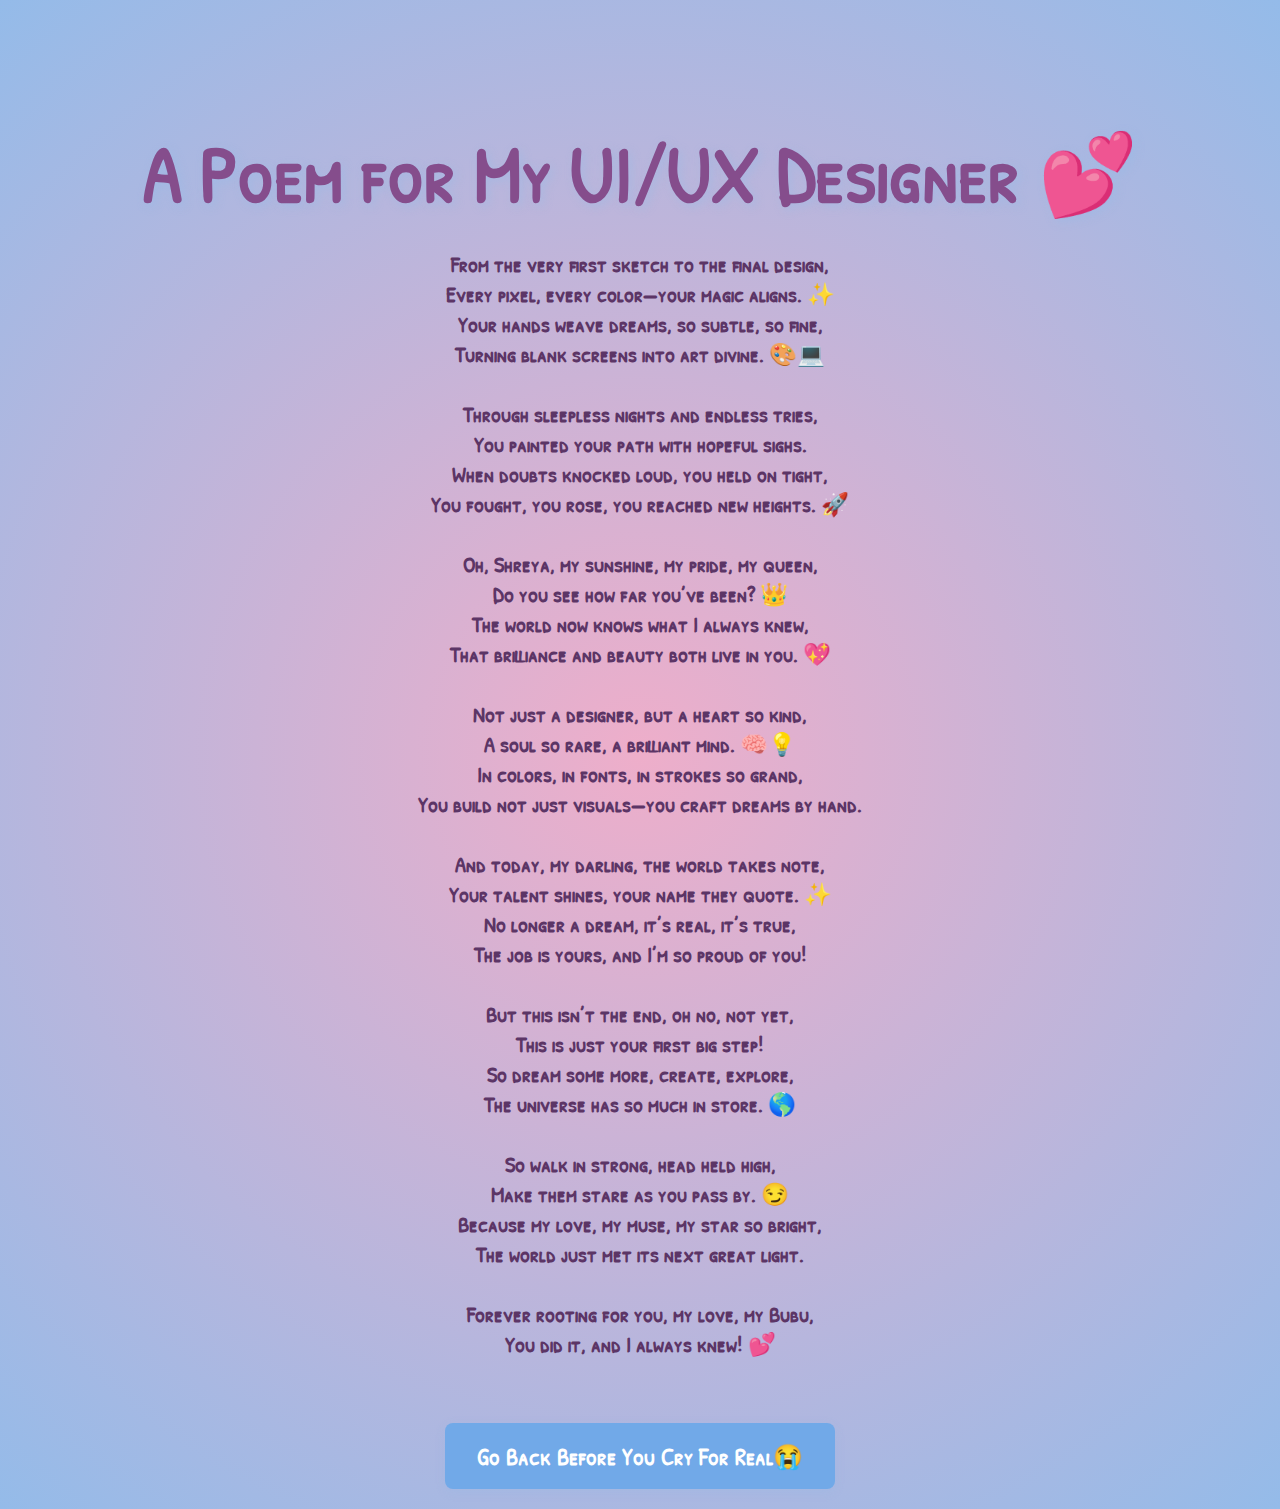
<file: poem-2.html>
<!DOCTYPE html>
<html lang="en">
  <head>
    <meta charset="UTF-8" />
    <meta name="viewport" content="width=device-width, initial-scale=1.0" />
    <title>The Most Emotional Poem Ever 💖</title>
    <link rel="stylesheet" href="styles.css" />
  </head>
  <body>
    <div class="container">
      <h1 class="rainbow-text">A Poem for My UI/UX Designer 💕</h1>
      <p class="poem">
        From the very first sketch to the final design, <br />
        Every pixel, every color—your magic aligns. ✨ <br />
        Your hands weave dreams, so subtle, so fine, <br />
        Turning blank screens into art divine. 🎨💻 <br />
        <br />
        Through sleepless nights and endless tries, <br />
        You painted your path with hopeful sighs. <br />
        When doubts knocked loud, you held on tight, <br />
        You fought, you rose, you reached new heights. 🚀 <br />
        <br />
        Oh, Shreya, my sunshine, my pride, my queen, <br />
        Do you see how far you’ve been? 👑 <br />
        The world now knows what I always knew, <br />
        That brilliance and beauty both live in you. 💖 <br />
        <br />
        Not just a designer, but a heart so kind, <br />
        A soul so rare, a brilliant mind. 🧠💡 <br />
        In colors, in fonts, in strokes so grand, <br />
        You build not just visuals—you craft dreams by hand. <br />
        <br />
        And today, my darling, the world takes note, <br />
        Your talent shines, your name they quote. ✨ <br />
        No longer a dream, it’s real, it’s true, <br />
        The job is yours, and I’m so proud of you! <br />
        <br />
        But this isn’t the end, oh no, not yet, <br />
        This is just your first big step! <br />
        So dream some more, create, explore, <br />
        The universe has so much in store. 🌎 <br />
        <br />
        So walk in strong, head held high, <br />
        Make them stare as you pass by. 😏 <br />
        Because my love, my muse, my star so bright, <br />
        The world just met its next great light. <br />
        <br />
        Forever rooting for you, my love, my Bubu, <br />
        You did it, and I always knew! 💕 <br />
      </p>

      <br />
      <br />

      <div class="btn-container">
        <a href="index.html" class="btn">Go Back Before You Cry For Real😭</a>
        <img src="assets/unicorn-5.png" alt="Unicorn" class="animal" />
      </div>
    </div>
  </body>
</html>
</file>
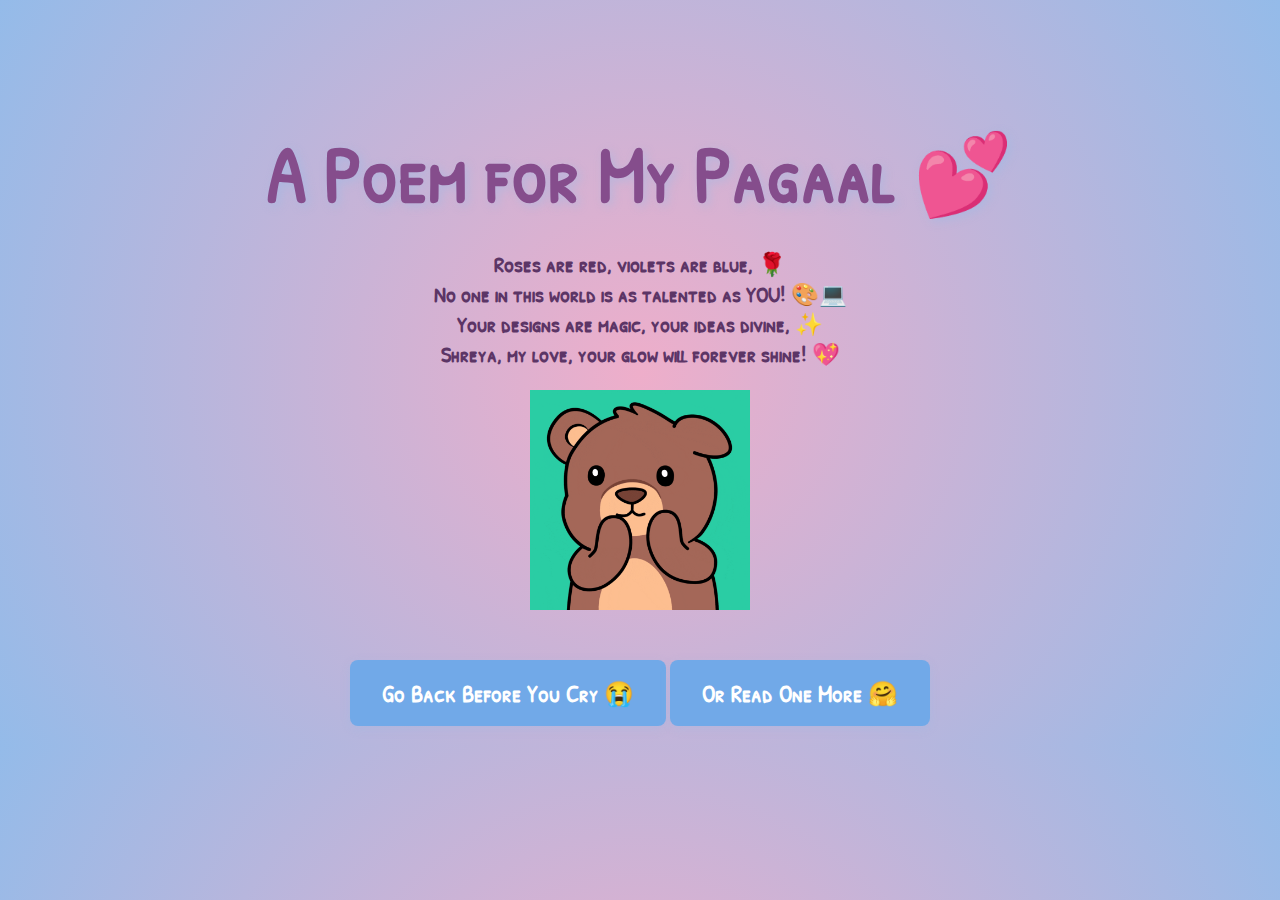
<file: poem.html>
<!DOCTYPE html>
<html lang="en">
  <head>
    <meta charset="UTF-8" />
    <meta name="viewport" content="width=device-width, initial-scale=1.0" />
    <title>The Most Emotional Poem Ever 💖</title>
    <link rel="stylesheet" href="styles.css" />
  </head>
  <body>
    <div class="container">
      <h1 class="rainbow-text">A Poem for My Pagaal 💕</h1>
      <p class="poem">
        Roses are red, violets are blue, 🌹<br />
        No one in this world is as talented as YOU! 🎨💻<br />
        Your designs are magic, your ideas divine, ✨<br />
        Shreya, my love, your glow will forever shine! 💖<br />
      </p>
      <img src="assets/cute-bear.gif" alt="Cute Bear" class="dancing-unicorn" />
      <br />
      <br />
      <br />
      <div class="btn-container">
        <a href="index.html" class="btn">Go Back Before You Cry 😭</a>
        <img src="assets/unicorn-5.png" alt="Unicorn" class="animal" />
      </div>
      <div class="btn-container">
        <a href="poem-2.html" class="btn">Or Read One More 🤗</a>
        <img src="assets/unicorn-4.png" alt="Unicorn" class="animal" />
      </div>
    </div>
  </body>
</html>
</file>
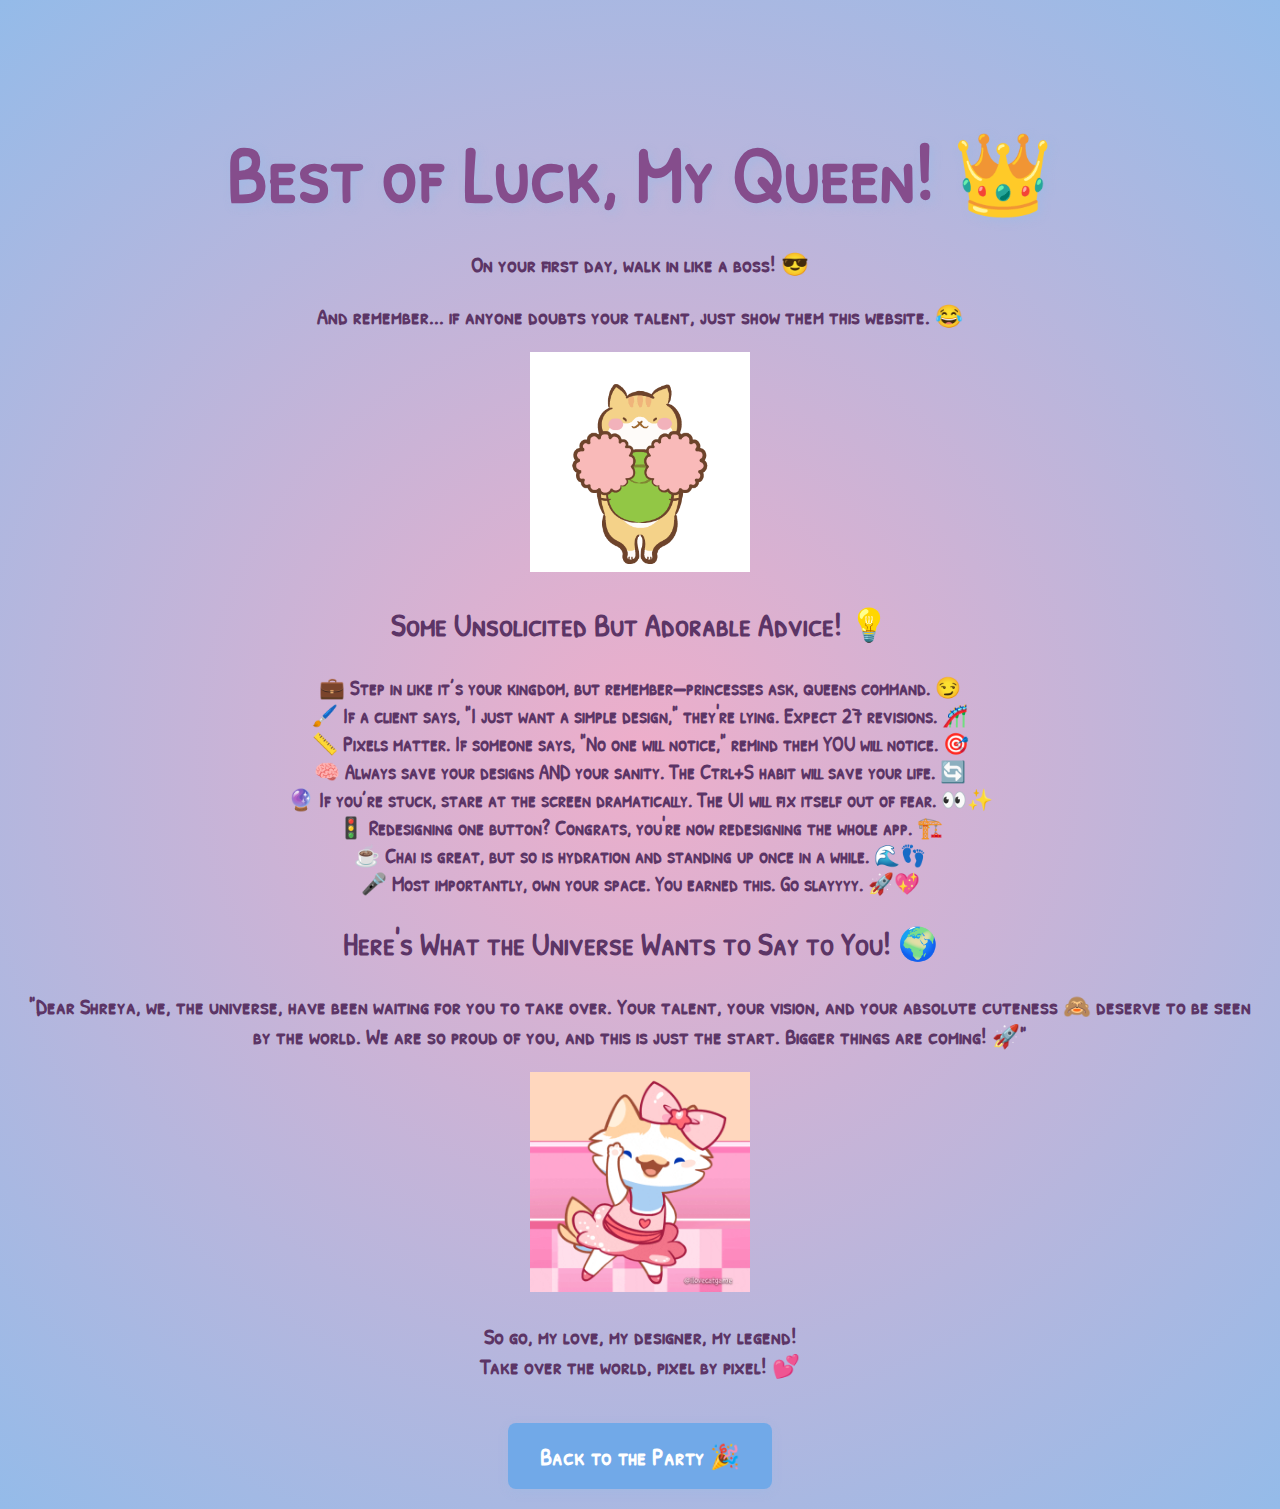
<file: wishes.html>
<!DOCTYPE html>
<html lang="en">
  <head>
    <meta charset="UTF-8" />
    <meta name="viewport" content="width=device-width, initial-scale=1.0" />
    <title>Wishes & Blessings 🎁</title>
    <link rel="stylesheet" href="styles.css" />
  </head>
  <body>
    <div class="container">
      <h1 class="rainbow-text">Best of Luck, My Queen! 👑</h1>

      <p class="crazy-text">On your first day, walk in like a boss! 😎</p>

      <p class="funny-text">
        And remember... if anyone doubts your talent, just show them this
        website. 😂
      </p>

      <img
        src="assets/cheering-cat.gif"
        alt="Cheering Cat"
        class="dancing-unicorn"
      />

      <h2 class="subheading">Some Unsolicited But Adorable Advice! 💡</h2>

      <ul class="advice-list">
        <li>
          💼 Step in like it’s your kingdom, but remember—<strong
            >princesses ask, queens command.</strong
          >
          😏
        </li>
        <li>
          🖌️ If a client says, "I just want a simple design,"
          <strong>they're lying.</strong> Expect 27 revisions. 🎢
        </li>
        <li>
          📏 Pixels matter. If someone says, "No one will notice,"
          <strong>remind them YOU will notice.</strong> 🎯
        </li>
        <li>
          🧠 Always save your designs <strong>AND your sanity.</strong> The
          Ctrl+S habit will save your life. 🔄
        </li>
        <li>
          🔮 If you’re stuck, stare at the screen dramatically.
          <strong>The UI will fix itself out of fear.</strong> 👀✨
        </li>
        <li>
          🚦 Redesigning one button?
          <strong>Congrats, you're now redesigning the whole app.</strong> 🏗️
        </li>
        <li>
          ☕ Chai is great, but so is
          <strong>hydration and standing up once in a while.</strong> 🌊👣
        </li>
        <li>
          🎤 Most importantly, <strong>own your space.</strong> You earned this.
          <strong>Go slayyyy.</strong> 🚀💖
        </li>
      </ul>

      <h2 class="subheading">
        Here's What the Universe Wants to Say to You! 🌍
      </h2>

      <p class="universe-text">
        "Dear Shreya, we, the universe, have been waiting for you to take over.
        Your talent, your vision, and your absolute cuteness 🙈 deserve to be
        seen by the world. We are so proud of you, and this is just the start.
        Bigger things are coming! 🚀"
      </p>

      <img
        src="assets/cheering-cat-4.gif"
        alt="Happy Unicorn"
        class="dancing-unicorn"
      />

      <p class="final-message">
        So go, my love, my designer, my legend! <br />
        Take over the world, pixel by pixel! 💕
      </p>
      <br />

      <div class="btn-container">
        <a href="index.html" class="btn">Back to the Party 🎉</a>
        <img src="assets/unicorn-5.png" alt="Unicorn" class="animal" />
      </div>
    </div>
  </body>
</html>
</file>
<file: styles.css>
/* Importing a trendy font */
@import url("https://fonts.googleapis.com/css2?family=Patrick+Hand+SC&display=swap");

body {
  font-family: "Patrick Hand SC", cursive;
  background: radial-gradient(
    circle,
    rgba(238, 174, 202, 1) 0%,
    rgba(148, 187, 233, 1) 100%
  );
  text-align: center;
  color: #3b2200;
  margin: 0;
  padding: 0;
  overflow-x: hidden;
}

/* Headings */
h1 {
  font-size: 5rem;
  font-weight: bold;
  color: #854d8c;
  text-shadow: 3px 3px 10px rgba(148, 187, 233, 0.4);
  margin-bottom: 10px;
}

/* Subheadings */
h2 {
  font-size: 2rem;
  font-weight: bold;
  color: #5c3566;
  margin-top: 25px;
}

/* Text Styling */
p {
  font-size: 1.4rem;
  font-weight: 700;
  color: #5c3566;
  margin-bottom: 20px;
}

/* Main Content */
.container {
  margin-top: 5vh;
  padding: 20px;
}

/* Dancing Unicorn GIF */
.dancing-unicorn {
  width: 220px;
  margin: 1px auto;
}

/* Button Container */
.buttons {
  display: flex;
  justify-content: center;
  gap: 15px;
  margin-top: 30px;
}

/* Button Wrapper */
.btn-container {
  position: relative;
  display: inline-block;
  text-align: center;
}

/* Boxy ShadCN-style Buttons */
.btn {
  font-family: "Patrick Hand SC", cursive;
  display: inline-block;
  padding: 15px 30px;
  font-size: 1.5rem;
  color: white;
  background: #71a9e8;
  border-radius: 8px; /* Boxy edges */
  text-decoration: none;
  font-weight: 700;
  border: 2px solid transparent;
  cursor: pointer;
  transition: all 0.3s ease-in-out;
  position: relative;
  box-shadow: 0px 3px 10px rgba(148, 187, 233, 0.3);
}

/* Hover Effect */
.btn:hover {
  background: #94bbe9;
  border-color: #5c3566; /* Slight outline effect */
  box-shadow: 0px 5px 15px rgba(148, 187, 233, 0.5);
  transform: translateY(-2px);
}

/* Peekaboo Animal Effect */
.animal {
  position: absolute;
  width: 70px;
  height: auto;
  bottom: -10px;
  left: 50%;
  transform: translateX(-50%);
  opacity: 0;
  transition: bottom 0.3s ease-in-out, opacity 0.3s ease-in-out;
}

/* Show animal on hover */
.btn-container:hover .animal {
  opacity: 1;
  bottom: 67px;
}

/* Confetti Button (Slightly Different Look) */
.magic-btn {
  background: #5c3566;
  padding: 15px 40px;
  font-size: 1.2rem;
  border-radius: 9px; /* Boxy effect */
  border: 2px solid transparent;
  color: white;
  cursor: pointer;
  transition: all 0.1s ease-in-out;
  font-weight: 700;
  margin: 30px auto;
  display: inline-block;
  box-shadow: 0px 3px 10px rgba(238, 174, 202, 0.3);
}

.magic-btn:hover {
  background: #854d8c;
  border-color: #94bbe9;
  transform: scale(1.05);
  box-shadow: 0px 5px 15px rgba(148, 187, 233, 0.4);
}

/* List Styling (No Bullet Points) */
ul {
  list-style-type: none; /* Removes bullets */
  padding: 0;
}

li {
  font-size: 1.3rem;
  font-weight: 600;
  color: #5c3566;
}

.gif-container {
  position: relative;
  display: inline-block;
}

.arrow-container {
  position: absolute;
  top: 50%;
  left: 120%;
  transform: translateY(-50%);
  text-align: center;
  width: 150px;
}

.arrow {
  width: 50px;
}

.arrow-text {
  font-size: 1.2rem;
  font-weight: bold;
  color: #3b2200;
  margin-top: 1px;
  text-shadow: 2px 2px 5px rgba(238, 174, 202, 0.4);
}
</file>
